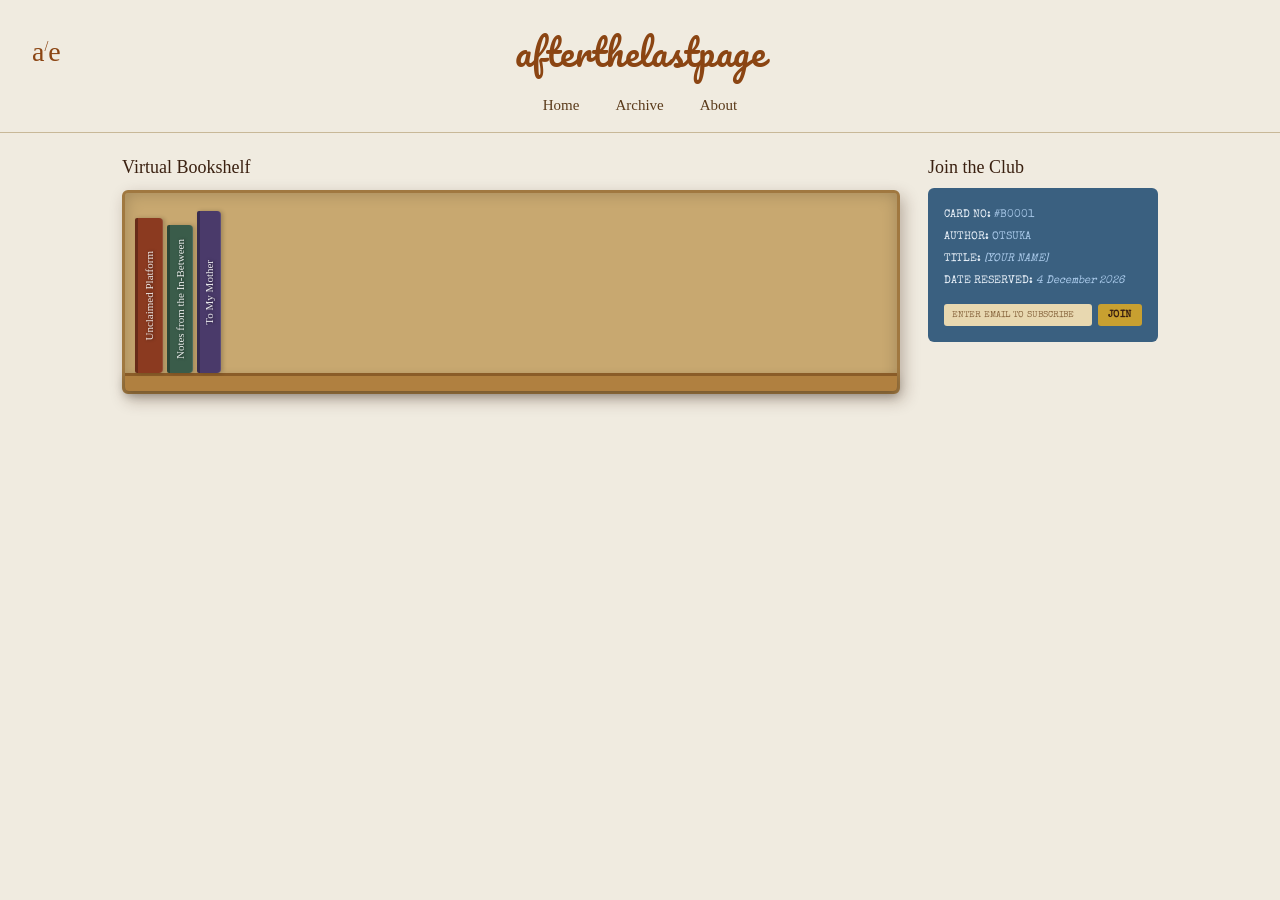
<file: index.html>
<!DOCTYPE html>
<html lang="en">
<head>
  <meta charset="UTF-8"/>
  <meta name="viewport" content="width=device-width, initial-scale=1.0"/>
  <title>afterthelastpage</title>
  <link rel="stylesheet" href="css/style.css"/>
  <link href="https://fonts.googleapis.com/css2?family=Pacifico&family=IM+Fell+English:ital,wght@0,400;0,700;1,400&family=Special+Elite&display=swap" rel="stylesheet"/>
</head>
<body>

  <div class="page-bg">

    <header>
      <div class="monogram">a<sup>/</sup>e</div>
      <h1 class="site-title">afterthelastpage</h1>
    </header>

    <nav>
      <a href="index.html">Home</a>
      <a href="archive.html">Archive</a>
      <a href="about.html">About</a>
    </nav>

    <main>
      <div class="shelf-section">
        <p class="shelf-label">Virtual Bookshelf</p>

        <div class="shelf-wrap">
          <div class="shelf-box">
            <div class="books-row" id="books-row">
              <!-- Books are injected by books.js -->
            </div>
            <div class="shelf-floor"></div>
          </div>
        </div>
      </div>

      <aside class="card-section">
        <p class="card-heading">Join the Club</p>
        <div class="library-card-signup">
          <div class="card-line">CARD NO: <span>#B0001</span></div>
          <div class="card-line">AUTHOR: <span>OTSUKA</span></div>
          <div class="card-line">TITLE: <span class="field">[YOUR NAME]</span></div>
          <div class="card-line">DATE RESERVED: <span class="field" id="today-date"></span></div>
          <div class="card-input-row">
            <input type="email" id="email-input" placeholder="ENTER EMAIL TO SUBSCRIBE" aria-label="email address"/>
            <button onclick="handleJoin()">JOIN</button>
          </div>
          <p class="join-confirm" id="join-confirm" style="display:none;">✓ You're on the list!</p>
        </div>
      </aside>
    </main>

    <!-- Book overlay: front cover -->
    <div class="overlay" id="cover-overlay" style="display:none;" onclick="handleOverlayClick()">
      <div class="book-cover" id="book-cover" onclick="event.stopPropagation()">
        <div class="cover-inner">
          <p class="cover-category" id="cover-category"></p>
          <h2 class="cover-title" id="cover-title"></h2>
          <div class="cover-deco"></div>
          <p class="cover-author">Otsuka</p>
        </div>
        <button class="cover-btn" onclick="showBlurb()">open →</button>
      </div>
    </div>

    <!-- Book overlay: blurb / back cover -->
    <div class="overlay" id="blurb-overlay" style="display:none;" onclick="handleBlurbClick()">
      <div class="book-blurb" id="book-blurb" onclick="event.stopPropagation()">
        <div class="blurb-inner">
  <p class="blurb-category" id="blurb-category"></p>
  <div class="blurb-rule"></div>
  <p class="blurb-text" id="blurb-text"></p>
  <div class="blurb-rule"></div>
  <p class="blurb-author">— Otsuka</p>
</div>
<div class="blurb-actions">
          <button onclick="closeBlurb()">← back</button>
          <a class="blurb-read-btn" id="blurb-read-link" href="#">read →</a>
        </div>
      </div>
    </div>

  </div>

  <script src="js/books.js"></script>
  <script src="js/main.js"></script>
</body>
</html>
</file>
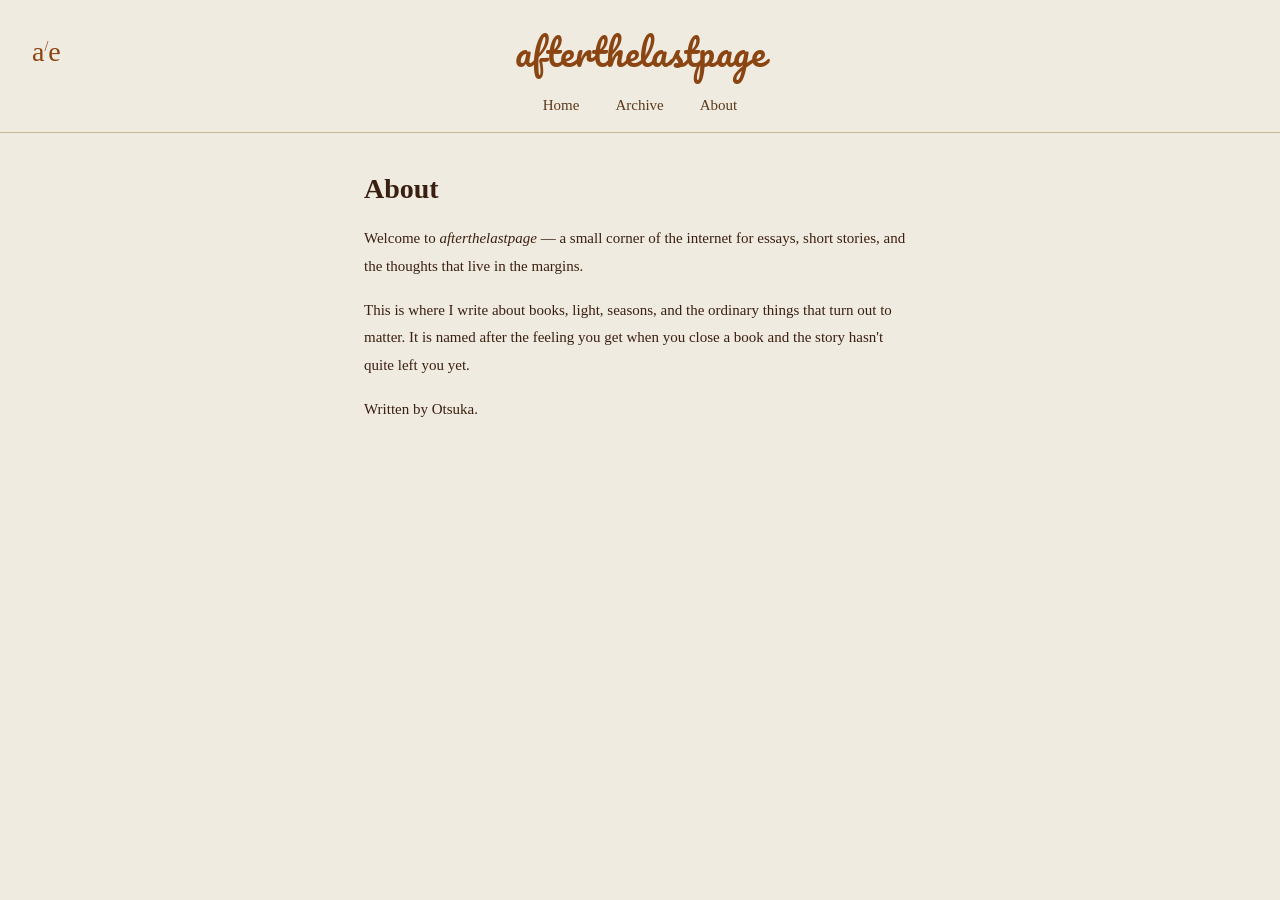
<file: about.html>
<!DOCTYPE html>
<html lang="en">
<head>
  <meta charset="UTF-8"/>
  <meta name="viewport" content="width=device-width, initial-scale=1.0"/>
  <title>About — afterthelastpage</title>
  <link rel="stylesheet" href="css/style.css"/>
  <link href="https://fonts.googleapis.com/css2?family=Pacifico&family=IM+Fell+English:ital,wght@0,400;0,700;1,400&family=Special+Elite&display=swap" rel="stylesheet"/>
</head>
<body>
<div class="page-bg">

  <header>
    <div class="monogram">a<sup>/</sup>e</div>
    <a href="index.html" style="text-decoration:none;"><h1 class="site-title">afterthelastpage</h1></a>
  </header>

  <nav>
    <a href="index.html">Home</a>
    <a href="archive.html">Archive</a>
    <a href="about.html">About</a>
  </nav>

  <div class="simple-page">
    <h2>About</h2>

    <!-- Write whatever you like here -->
    <p>Welcome to <em>afterthelastpage</em> — a small corner of the internet for essays, short stories, and the thoughts that live in the margins.</p>

    <p>This is where I write about books, light, seasons, and the ordinary things that turn out to matter. It is named after the feeling you get when you close a book and the story hasn't quite left you yet.</p>

    <p>Written by Otsuka.</p>
  </div>

</div>
</body>
</html>
</file>
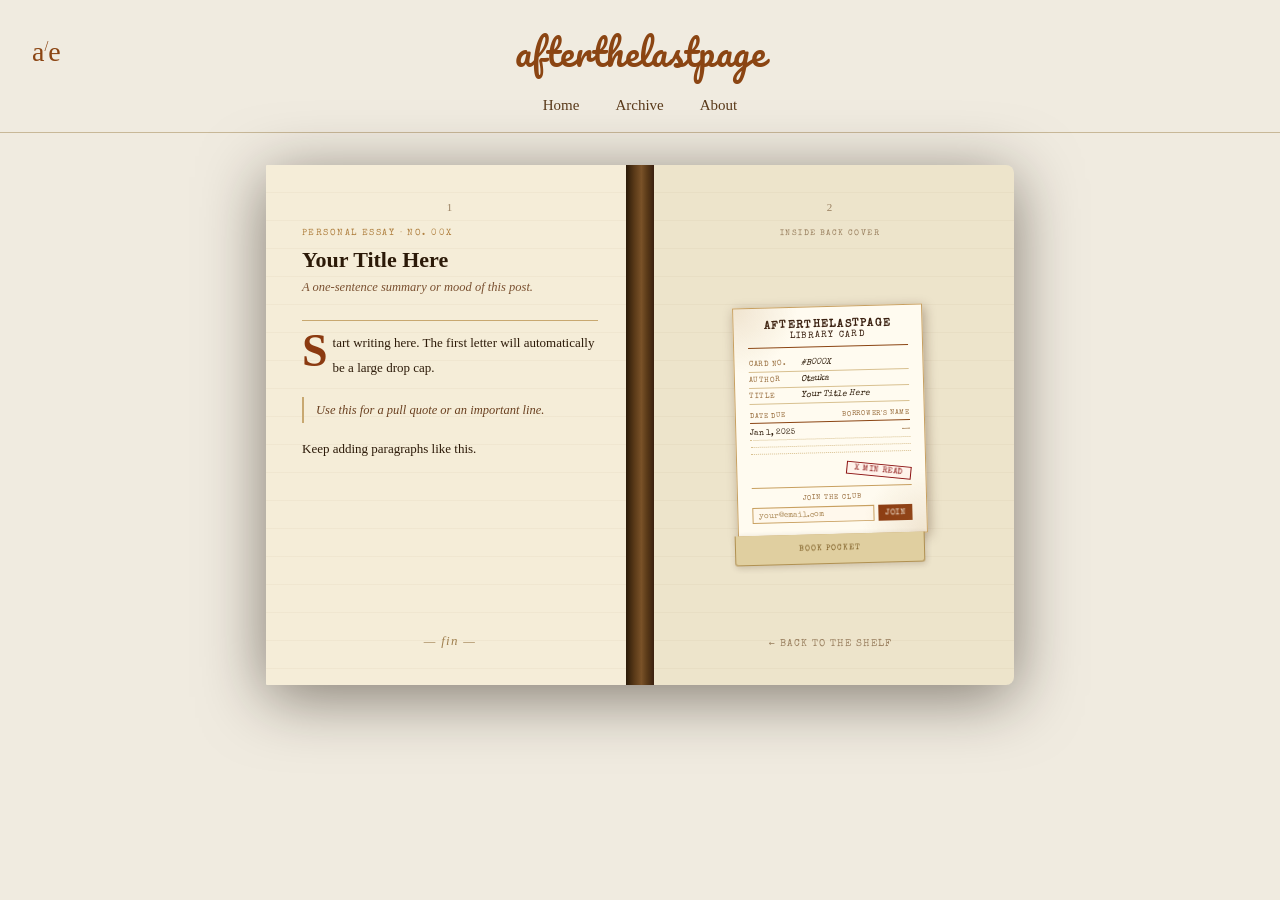
<file: posts/_template.html>
<!DOCTYPE html>
<html lang="en">
<head>
  <meta charset="UTF-8"/>
  <meta name="viewport" content="width=device-width, initial-scale=1.0"/>
  <!-- Change "YOUR TITLE" below -->
  <title>YOUR TITLE — afterthelastpage</title>
  <link rel="stylesheet" href="../css/style.css"/>
  <link href="https://fonts.googleapis.com/css2?family=Pacifico&family=IM+Fell+English:ital,wght@0,400;0,700;1,400&family=Special+Elite&display=swap" rel="stylesheet"/>
</head>
<body>
<div class="page-bg">

  <header>
    <div class="monogram">a<sup>/</sup>e</div>
    <a href="../index.html" style="text-decoration:none;"><h1 class="site-title">afterthelastpage</h1></a>
  </header>

  <nav>
    <a href="../index.html">Home</a>
    <a href="../archive.html">Archive</a>
    <a href="../about.html">About</a>
  </nav>

  <div class="book-spread">

    <div class="page-left">
      <!-- Change page number -->
      <div class="page-num">1</div>

      <!-- Change category, number, title, subtitle -->
      <p class="post-category-label">Personal Essay · No. 00X</p>
      <h1 class="post-h1">Your Title Here</h1>
      <p class="post-subtitle-line">A one-sentence summary or mood of this post.</p>
      <hr class="post-rule"/>

      <!-- YOUR WRITING: replace the example paragraph below -->
      <div class="post-body">
        <p>Start writing here. The first letter will automatically be a large drop cap.</p>

        <blockquote>Use this for a pull quote or an important line.</blockquote>

        <p>Keep adding paragraphs like this.</p>
      </div>

      <p class="post-fin">— fin —</p>
    </div>

    <div class="book-spine-divider"></div>

    <div class="page-right">
      <div class="page-num">2</div>
      <p class="back-cover-label">Inside Back Cover</p>

      <div class="lib-card-wrap">
        <div class="lib-card">
          <div class="lib-card-header">
            <strong>AfterTheLastPage</strong>
            Library Card
          </div>

          <!-- Change card number, title, date, read time -->
          <div class="lib-card-field">
            <span class="lbl">Card No.</span>
            <span class="val">#B000X</span>
          </div>
          <div class="lib-card-field">
            <span class="lbl">Author</span>
            <span class="val">Otsuka</span>
          </div>
          <div class="lib-card-field">
            <span class="lbl">Title</span>
            <span class="val">Your Title Here</span>
          </div>

          <div class="lib-card-table">
            <div class="lib-card-table-head">
              <span>Date Due</span>
              <span>Borrower's Name</span>
            </div>
            <!-- Change the date below -->
            <div class="lib-card-table-row"><span>Jan 1, 2025</span><span style="font-style:italic;color:#9a7040;">—</span></div>
            <div class="lib-card-table-row"><span></span><span></span></div>
            <div class="lib-card-table-row"><span></span><span></span></div>
            <div class="lib-card-table-row"><span></span><span></span></div>
          </div>

          <div class="lib-card-stamp-row">
            <!-- Change read time -->
            <div class="lib-card-stamp">X MIN READ</div>
          </div>

          <div class="lib-card-join">
            <div class="lib-card-join-lbl">Join the Club</div>
            <div class="lib-card-join-row">
              <input type="email" placeholder="your@email.com" aria-label="email"/>
              <button onclick="alert('Coming soon!')">JOIN</button>
            </div>
          </div>
        </div>

        <div class="book-pocket">
          <span>Book Pocket</span>
        </div>
      </div>

      <div class="back-to-shelf">
        <a href="../index.html">← back to the shelf</a>
      </div>
    </div>

  </div>
</div>
</body>
</html>
</file>
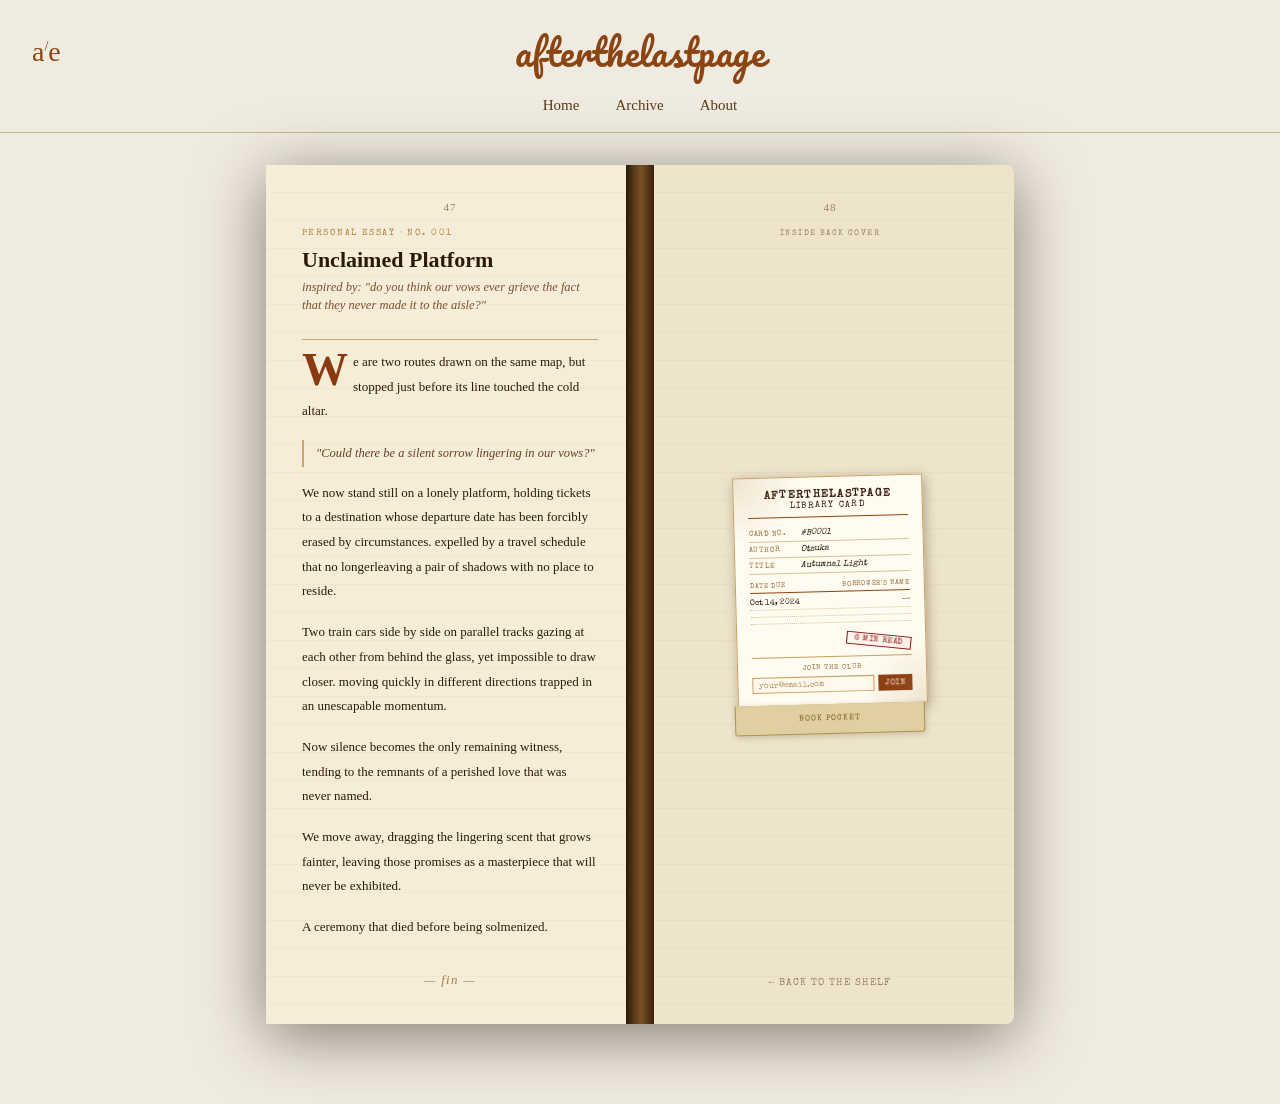
<file: posts/autumnal-light.html>
<!DOCTYPE html>
<html lang="en">
<head>
  <meta charset="UTF-8"/>
  <meta name="viewport" content="width=device-width, initial-scale=1.0"/>
  <title>Unclaimed Platform — afterthelastpage</title>
  <link rel="stylesheet" href="../css/style.css"/>
  <link href="https://fonts.googleapis.com/css2?family=Pacifico&family=IM+Fell+English:ital,wght@0,400;0,700;1,400&family=Special+Elite&display=swap" rel="stylesheet"/>
</head>
<body>
<div class="page-bg">

  <header>
    <div class="monogram">a<sup>/</sup>e</div>
    <a href="../index.html" style="text-decoration:none;"><h1 class="site-title">afterthelastpage</h1></a>
  </header>

  <nav>
    <a href="../index.html">Home</a>
    <a href="../archive.html">Archive</a>
    <a href="../about.html">About</a>
  </nav>

  <!-- OPEN BOOK SPREAD -->
  <div class="book-spread">

    <!-- LEFT PAGE: essay text -->
    <div class="page-left">
      <div class="page-num">47</div>

      <p class="post-category-label">Personal Essay · No. 001</p>
      <h1 class="post-h1">Unclaimed Platform</h1>
      <p class="post-subtitle-line">inspired by: "do you think our vows ever grieve the fact that they never made it to the aisle?"</p>
      <hr class="post-rule"/>

      <!-- =============================================
           YOUR WRITING GOES HERE
           Use <p> for paragraphs
           Use <blockquote> for pull quotes
           ============================================= -->
      <div class="post-body">
        <p>We are two routes drawn on the same map, but stopped just before its line touched the cold altar.</p>

        <blockquote>"Could there be a silent sorrow lingering in our vows?"</blockquote>

        <p>We now stand still on a lonely platform, holding tickets to a destination whose departure date has been forcibly erased by circumstances. expelled by a travel schedule that no longer<em></em>leaving a pair of shadows with no place to reside.</p>

        <p>Two train cars side by side on parallel tracks<semicolon> gazing at each other from behind the glass, yet impossible to draw closer.
        moving quickly in different directions<semicolon></semicolon>
        trapped in an unescapable momentum.</p>

        <p>Now silence becomes the only remaining witness, tending to the remnants of a perished love that was never named.</p>
        <p> We move away,
        dragging the lingering scent that grows fainter,
        leaving those promises as a masterpiece that will never be exhibited.</p>
        
        <p> A ceremony that died before being solmenized.</p>
      </div>
      <!-- END OF YOUR WRITING -->

      <p class="post-fin">— fin —</p>
    </div>

    <!-- SPINE -->
    <div class="book-spine-divider"></div>

    <!-- RIGHT PAGE: inside back cover + library card -->
    <div class="page-right">
      <div class="page-num">48</div>
      <p class="back-cover-label">Inside Back Cover</p>

      <div class="lib-card-wrap">
        <div class="lib-card">
          <div class="lib-card-header">
            <strong>AfterTheLastPage</strong>
            Library Card
          </div>

          <div class="lib-card-field">
            <span class="lbl">Card No.</span>
            <span class="val">#B0001</span>
          </div>
          <div class="lib-card-field">
            <span class="lbl">Author</span>
            <span class="val">Otsuka</span>
          </div>
          <div class="lib-card-field">
            <span class="lbl">Title</span>
            <span class="val">Autumnal Light</span>
          </div>

          <div class="lib-card-table">
            <div class="lib-card-table-head">
              <span>Date Due</span>
              <span>Borrower's Name</span>
            </div>
            <div class="lib-card-table-row"><span>Oct 14, 2024</span><span style="font-style:italic;color:#9a7040;">—</span></div>
            <div class="lib-card-table-row"><span></span><span></span></div>
            <div class="lib-card-table-row"><span></span><span></span></div>
            <div class="lib-card-table-row"><span></span><span></span></div>
          </div>

          <div class="lib-card-stamp-row">
            <div class="lib-card-stamp">6 MIN READ</div>
          </div>

          <div class="lib-card-join">
            <div class="lib-card-join-lbl">Join the Club</div>
            <div class="lib-card-join-row">
              <input type="email" placeholder="your@email.com" aria-label="email"/>
              <button onclick="alert('Coming soon!')">JOIN</button>
            </div>
          </div>
        </div>

        <div class="book-pocket">
          <span>Book Pocket</span>
        </div>
      </div>

      <div class="back-to-shelf">
        <a href="../index.html">← back to the shelf</a>
      </div>
    </div>

  </div>
</div>
</body>
</html>
</file>
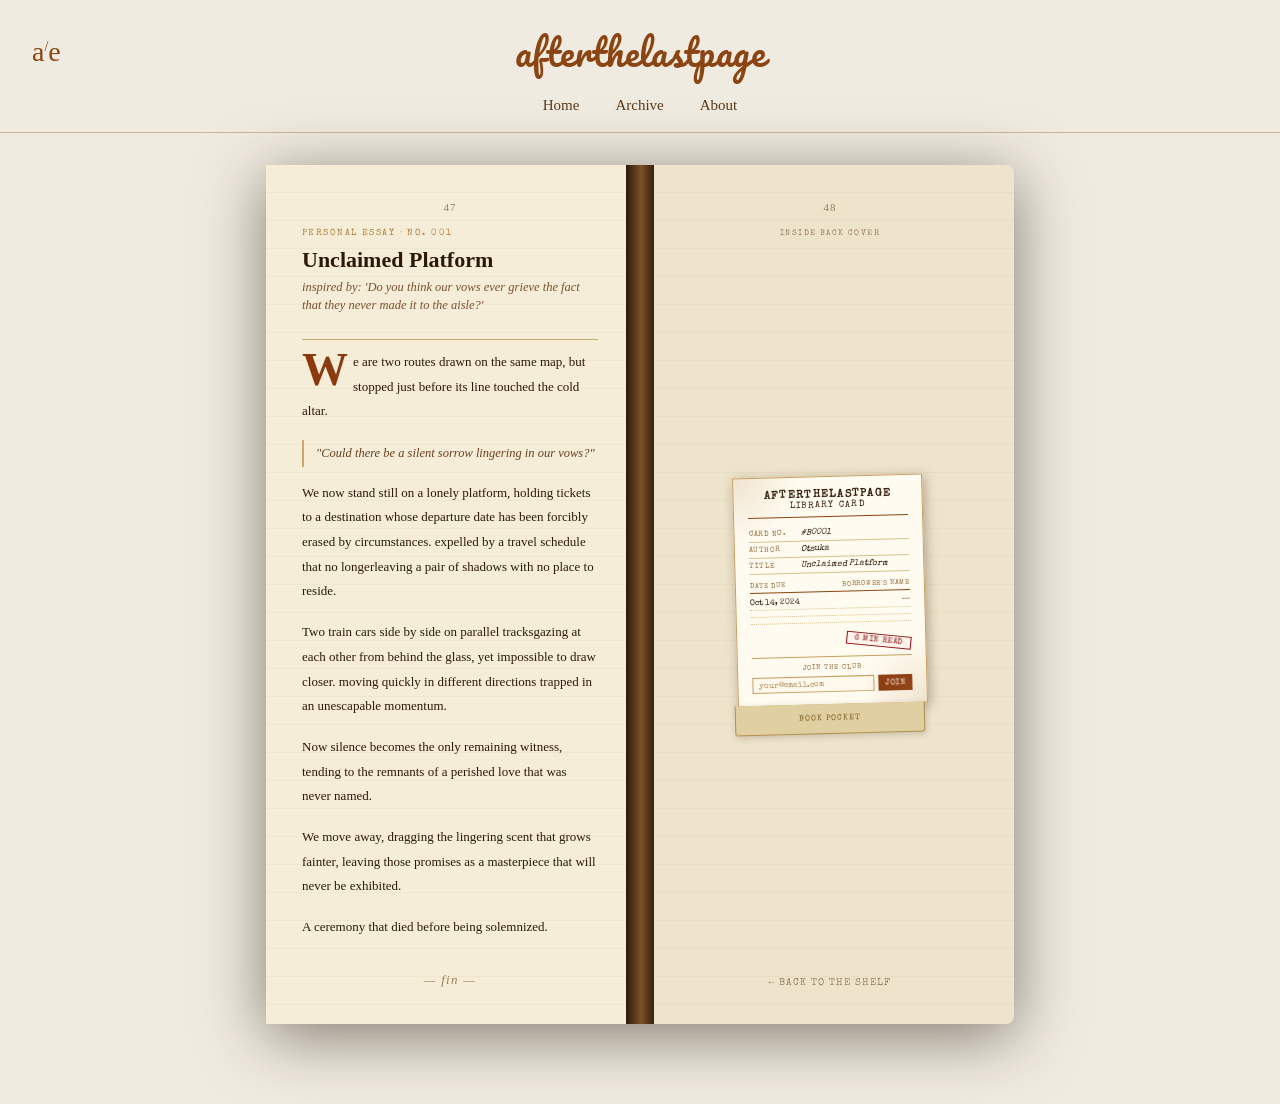
<file: posts/Unclaimed-Platform.html>
<!DOCTYPE html>
<html lang="en">
<head>
  <meta charset="UTF-8"/>
  <meta name="viewport" content="width=device-width, initial-scale=1.0"/>
  <title>Unclaimed Platform — afterthelastpage</title>
  <link rel="stylesheet" href="../css/style.css"/>
  <link href="https://fonts.googleapis.com/css2?family=Pacifico&family=IM+Fell+English:ital,wght@0,400;0,700;1,400&family=Special+Elite&display=swap" rel="stylesheet"/>
</head>
<body>
<div class="page-bg">

  <header>
    <div class="monogram">a<sup>/</sup>e</div>
    <a href="../index.html" style="text-decoration:none;"><h1 class="site-title">afterthelastpage</h1></a>
  </header>

  <nav>
    <a href="../index.html">Home</a>
    <a href="../archive.html">Archive</a>
    <a href="../about.html">About</a>
  </nav>

  <!-- OPEN BOOK SPREAD -->
  <div class="book-spread">

    <!-- LEFT PAGE: essay text -->
    <div class="page-left">
      <div class="page-num">47</div>

      <p class="post-category-label">Personal Essay · No. 001</p>
      <h1 class="post-h1">Unclaimed Platform</h1>
      <p class="post-subtitle-line">inspired by: 'Do you think our vows ever grieve the fact that they never made it to the aisle?'</p>
      <hr class="post-rule"/>

      <!-- =============================================
           YOUR WRITING GOES HERE
           Use <p> for paragraphs
           Use <blockquote> for pull quotes
           ============================================= -->
      <div class="post-body">
        <p>We are two routes drawn on the same map, but stopped just before its line touched the cold altar.</p>

        <blockquote>"Could there be a silent sorrow lingering in our vows?"</blockquote>

        <p>We now stand still on a lonely platform, holding tickets to a destination whose departure date has been forcibly erased by circumstances. expelled by a travel schedule that no longer<em></em>leaving a pair of shadows with no place to reside.</p>

        <p>Two train cars side by side on parallel tracks<semicolon></semicolon>gazing at each other from behind the glass, yet impossible to draw closer.
        moving quickly in different directions<semicolon></semicolon>
        trapped in an unescapable momentum.</p>

        <p>Now silence becomes the only remaining witness, tending to the remnants of a perished love that was never named.</p>
        <p> We move away,
        dragging the lingering scent that grows fainter,
        leaving those promises as a masterpiece that will never be exhibited.</p>
        
        <p> A ceremony that died before being solemnized.</p>
      </div>
      <!-- END OF YOUR WRITING -->

      <p class="post-fin">— fin —</p>
    </div>

    <!-- SPINE -->
    <div class="book-spine-divider"></div>

    <!-- RIGHT PAGE: inside back cover + library card -->
    <div class="page-right">
      <div class="page-num">48</div>
      <p class="back-cover-label">Inside Back Cover</p>

      <div class="lib-card-wrap">
        <div class="lib-card">
          <div class="lib-card-header">
            <strong>AfterTheLastPage</strong>
            Library Card
          </div>

          <div class="lib-card-field">
            <span class="lbl">Card No.</span>
            <span class="val">#B0001</span>
          </div>
          <div class="lib-card-field">
            <span class="lbl">Author</span>
            <span class="val">Otsuka</span>
          </div>
          <div class="lib-card-field">
            <span class="lbl">Title</span>
            <span class="val">Unclaimed Platform</span>
          </div>

          <div class="lib-card-table">
            <div class="lib-card-table-head">
              <span>Date Due</span>
              <span>Borrower's Name</span>
            </div>
            <div class="lib-card-table-row"><span>Oct 14, 2024</span><span style="font-style:italic;color:#9a7040;">—</span></div>
            <div class="lib-card-table-row"><span></span><span></span></div>
            <div class="lib-card-table-row"><span></span><span></span></div>
            <div class="lib-card-table-row"><span></span><span></span></div>
          </div>

          <div class="lib-card-stamp-row">
            <div class="lib-card-stamp">6 MIN READ</div>
          </div>

          <div class="lib-card-join">
            <div class="lib-card-join-lbl">Join the Club</div>
            <div class="lib-card-join-row">
              <input type="email" placeholder="your@email.com" aria-label="email"/>
              <button onclick="alert('Coming soon!')">JOIN</button>
            </div>
          </div>
        </div>

        <div class="book-pocket">
          <span>Book Pocket</span>
        </div>
      </div>

      <div class="back-to-shelf">
        <a href="../index.html">← back to the shelf</a>
      </div>
    </div>

  </div>
</div>
</body>
</html>
</file>
<file: css/style.css>
@import url('https://fonts.googleapis.com/css2?family=Pacifico&family=IM+Fell+English:ital,wght@0,400;0,700;1,400&family=Special+Elite&display=swap');

/* ============================================================
   RESET & BASE
============================================================ */
*, *::before, *::after { box-sizing: border-box; margin: 0; padding: 0; }

body {
  font-family: 'IM Fell English', serif;
  background: #f0ebe0;
}

.page-bg {
  min-height: 100vh;
  background: #f0ebe0;
  background-size: 28px 28px;
  padding-bottom: 48px;
}

/* ============================================================
   HEADER
============================================================ */
header {
  display: flex;
  align-items: center;
  justify-content: center;
  padding: 20px 32px 8px;
  position: relative;
}

.monogram {
  position: absolute;
  left: 32px;
  font-family: 'IM Fell English', serif;
  font-size: 28px;
  color: #8b4513;
  line-height: 1;
}
.monogram sup { font-size: 14px; vertical-align: super; }

.site-title {
  font-family: 'Pacifico', cursive;
  font-size: 36px;
  color: #8b4513;
  font-weight: 400;
  letter-spacing: 0.01em;
}

/* ============================================================
   NAV
============================================================ */
nav {
  display: flex;
  justify-content: center;
  gap: 36px;
  padding: 6px 0 18px;
  border-bottom: 1px solid #c8b898;
  margin-bottom: 24px;
}

nav a {
  font-family: 'IM Fell English', serif;
  font-size: 15px;
  color: #5a3a1a;
  text-decoration: none;
}
nav a:hover { text-decoration: underline; }

/* ============================================================
   MAIN LAYOUT
============================================================ */
main {
  display: flex;
  gap: 28px;
  padding: 0 32px;
  align-items: flex-start;
  max-width: 1100px;
  margin: 0 auto;
}

/* ============================================================
   SHELF
============================================================ */
.shelf-section { flex: 1; }

.shelf-label {
  font-family: 'IM Fell English', serif;
  font-size: 18px;
  color: #3a2010;
  margin-bottom: 12px;
}

.shelf-wrap { position: relative; width: 100%; }

.shelf-box {
  background: #c8a870;
  border-radius: 6px;
  border: 3px solid #a07840;
  padding: 10px 10px 0 10px;
  box-shadow:
    inset 0 -8px 0 #8a5c28,
    inset 0 0 16px rgba(0,0,0,0.2),
    4px 6px 16px rgba(60,30,10,0.3);
}

.books-row {
  display: flex;
  align-items: flex-end;
  gap: 4px;
  min-height: 170px;
  flex-wrap: wrap;
}

.shelf-floor {
  height: 18px;
  background: #b08040;
  border-radius: 0 0 4px 4px;
  margin: 0 -10px;
  border-top: 3px solid #8a5c28;
  box-shadow: 0 4px 10px rgba(0,0,0,0.28);
}

/* ============================================================
   INDIVIDUAL BOOKS
============================================================ */
.book {
  display: flex;
  align-items: center;
  justify-content: center;
  cursor: pointer;
  border-radius: 2px 4px 4px 2px;
  border-left: 3px solid rgba(0,0,0,0.25);
  border-right: 1px solid rgba(255,255,255,0.1);
  position: relative;
  transition: transform 0.18s ease, box-shadow 0.18s ease;
  flex-shrink: 0;
  box-shadow: 2px 0 4px rgba(0,0,0,0.2);
}
.book:hover {
  transform: translateY(-10px);
  box-shadow: 2px 6px 12px rgba(0,0,0,0.35);
}

.book-spine-title {
  writing-mode: vertical-rl;
  text-orientation: mixed;
  transform: rotate(180deg);
  font-family: 'IM Fell English', serif;
  font-size: 11px;
  color: rgba(255,255,255,0.88);
  text-shadow: 0 1px 3px rgba(0,0,0,0.5);
  padding: 8px 2px;
  line-height: 1.2;
  text-align: center;
  pointer-events: none;
  user-select: none;
}

/* ============================================================
   SIGNUP CARD
============================================================ */
.card-section { width: 230px; flex-shrink: 0; }

.card-heading {
  font-family: 'IM Fell English', serif;
  font-size: 18px;
  color: #3a2010;
  margin-bottom: 10px;
}

.library-card-signup {
  background: #3a6080;
  border-radius: 6px;
  padding: 16px;
  font-family: 'Special Elite', monospace;
  color: #e8f0f8;
  font-size: 11px;
  line-height: 2;
}

.card-line span { color: #a8c8e8; }
.card-line .field { font-style: italic; }

.card-input-row {
  display: flex;
  gap: 6px;
  margin-top: 12px;
}
.card-input-row input {
  flex: 1;
  font-family: 'Special Elite', monospace;
  font-size: 9px;
  padding: 6px 8px;
  border: none;
  border-radius: 3px;
  background: #e8d8b0;
  color: #3a2010;
  min-width: 0;
}
.card-input-row input::placeholder { color: #8a6840; }
.card-input-row button {
  font-family: 'Special Elite', monospace;
  font-size: 10px;
  padding: 6px 10px;
  background: #c8a030;
  color: #3a2010;
  border: none;
  border-radius: 3px;
  cursor: pointer;
  letter-spacing: 0.06em;
  font-weight: bold;
}
.card-input-row button:hover { background: #d8b040; }
.join-confirm {
  color: #a8e8b8;
  font-size: 11px;
  margin-top: 8px;
  text-align: center;
}

/* ============================================================
   OVERLAYS
============================================================ */
.overlay {
  position: fixed;
  inset: 0;
  background: rgba(30, 15, 5, 0.75);
  display: flex;
  align-items: center;
  justify-content: center;
  z-index: 100;
  backdrop-filter: blur(3px);
}

/* FRONT COVER */
.book-cover {
  width: 260px;
  min-height: 360px;
  border-radius: 4px 12px 12px 4px;
  border-left: 10px solid rgba(0,0,0,0.3);
  display: flex;
  flex-direction: column;
  align-items: center;
  justify-content: space-between;
  padding: 32px 24px 24px;
  box-shadow:
    -4px 0 12px rgba(0,0,0,0.4),
    6px 8px 24px rgba(0,0,0,0.5);
  position: relative;
  cursor: default;
}
.book-cover::before {
  content: '';
  position: absolute;
  inset: 0;
  border-radius: 4px 12px 12px 4px;
  background: repeating-linear-gradient(
    transparent, transparent 19px, rgba(0,0,0,0.04) 20px
  );
  pointer-events: none;
}

.cover-inner {
  text-align: center;
  flex: 1;
  display: flex;
  flex-direction: column;
  align-items: center;
  justify-content: center;
  gap: 10px;
}
.cover-category {
  font-family: 'Special Elite', monospace;
  font-size: 9px;
  letter-spacing: 0.18em;
  text-transform: uppercase;
  color: rgba(255,255,255,0.65);
}
.cover-title {
  font-family: 'IM Fell English', serif;
  font-size: 26px;
  color: #fff;
  line-height: 1.25;
  text-shadow: 0 2px 8px rgba(0,0,0,0.4);
}
.cover-deco {
  width: 40px;
  height: 1px;
  background: rgba(255,255,255,0.4);
  margin: 4px auto;
}
.cover-author {
  font-family: 'IM Fell English', serif;
  font-style: italic;
  font-size: 14px;
  color: rgba(255,255,255,0.75);
}
.cover-btn {
  font-family: 'Special Elite', monospace;
  font-size: 11px;
  padding: 8px 20px;
  background: rgba(255,255,255,0.15);
  color: #fff;
  border: 1px solid rgba(255,255,255,0.4);
  border-radius: 2px;
  cursor: pointer;
  letter-spacing: 0.1em;
  transition: background 0.15s;
  margin-top: 8px;
}
.cover-btn:hover { background: rgba(255,255,255,0.28); }

/* BLURB / BACK COVER — mirrored front cover */
.book-blurb {
  width: 260px;
  min-height: 370px;
  border-radius: 12px 4px 4px 12px;
  border-right: 10px solid rgba(0,0,0,0.3);
  display: flex;
  flex-direction: column;
  align-items: center;
  justify-content: space-between;
  padding: 32px 24px 24px;
  position: relative;
  overflow: hidden;
  box-shadow: 4px 0 12px rgba(0,0,0,0.5), -6px 8px 28px rgba(0,0,0,0.6);
  cursor: default;
}
.book-blurb::before {
  content: '';
  position: absolute; inset: 0;
  border-radius: 12px 4px 4px 12px;
  background: repeating-linear-gradient(transparent, transparent 19px, rgba(0,0,0,0.04) 20px);
  pointer-events: none;
}
.blurb-inner {
  position: relative; z-index: 1;
  display: flex; flex-direction: column;
  align-items: center; text-align: center;
  flex: 1; gap: 12px; justify-content: center;
}
.blurb-category {
  font-family: 'Special Elite', monospace;
  font-size: 9px; letter-spacing: 0.18em; text-transform: uppercase;
  color: rgba(255,220,160,0.65);
}
.blurb-rule {
  width: 40px; height: 1px;
  background: rgba(255,255,255,0.3);
}
.blurb-text {
  font-family: 'IM Fell English', serif;
  font-style: italic; font-size: 15px;
  color: rgba(255,245,225,0.95);
  line-height: 1.8;
}
.blurb-author {
  font-family: 'IM Fell English', serif;
  font-style: italic; font-size: 13px;
  color: rgba(255,220,160,0.7);
}
.blurb-actions {
  display: flex; justify-content: space-between;
  width: 100%; position: relative; z-index: 1; margin-top: 16px;
}
.blurb-actions button {
  font-family: 'Special Elite', monospace; font-size: 10px;
  padding: 7px 14px;
  background: rgba(255,255,255,0.08);
  color: rgba(255,245,225,0.7);
  border: 1px solid rgba(255,255,255,0.2);
  border-radius: 2px; cursor: pointer; letter-spacing: 0.08em;
}
.blurb-actions button:hover { background: rgba(255,255,255,0.15); }
.blurb-read-btn {
  font-family: 'Special Elite', monospace; font-size: 10px;
  padding: 7px 18px;
  background: rgba(255,220,160,0.15);
  color: rgba(255,245,225,0.95);
  border: 1px solid rgba(255,220,160,0.4);
  border-radius: 2px; text-decoration: none; letter-spacing: 0.08em;
}
.blurb-read-btn:hover { background: rgba(255,220,160,0.25); }

/* ============================================================
   POST PAGE (open book layout)
============================================================ */
.book-spread {
  display: flex;
  max-width: 780px;
  margin: 32px auto;
  padding: 0 16px;
  min-height: 520px;
  filter: drop-shadow(0 12px 32px rgba(20,10,0,0.5));
}

.page-left {
  flex: 1;
  background: #f5edd8;
  border-radius: 1px 0 0 1px;
  padding: 36px 28px 36px 36px;
  position: relative;
  display: flex;
  flex-direction: column;
  overflow: hidden;
}
.page-left::before {
  content: '';
  position: absolute;
  inset: 0;
  background: repeating-linear-gradient(transparent, transparent 27px, rgba(160,130,90,0.12) 28px);
  pointer-events: none;
}

.page-right {
  flex: 1;
  background: #ede4cb;
  border-radius: 0 8px 8px 0;
  padding: 36px 36px 36px 28px;
  display: flex;
  flex-direction: column;
  position: relative;
  overflow: hidden;
}
.page-right::before {
  content: '';
  position: absolute;
  inset: 0;
  background: repeating-linear-gradient(transparent, transparent 27px, rgba(140,110,70,0.1) 28px);
  pointer-events: none;
}

.book-spine-divider {
  width: 28px;
  flex-shrink: 0;
  background: linear-gradient(to right, #2a1a08 0%, #5a3a18 30%, #7a5228 55%, #5a3a18 75%, #3a2010 100%);
  position: relative;
  z-index: 2;
}

.page-num {
  font-family: 'IM Fell English', serif;
  font-size: 11px;
  color: #9a8060;
  text-align: center;
  margin-bottom: 16px;
  letter-spacing: 0.1em;
  position: relative;
  z-index: 1;
}

.post-category-label {
  font-family: 'Special Elite', monospace;
  font-size: 9px;
  letter-spacing: 0.16em;
  text-transform: uppercase;
  color: #b08040;
  margin-bottom: 8px;
  position: relative;
  z-index: 1;
}
.post-h1 {
  font-family: 'IM Fell English', serif;
  font-size: 22px;
  color: #2c1a08;
  line-height: 1.25;
  margin-bottom: 4px;
  position: relative;
  z-index: 1;
}
.post-subtitle-line {
  font-family: 'IM Fell English', serif;
  font-style: italic;
  font-size: 12.5px;
  color: #7a5030;
  line-height: 1.5;
  margin-bottom: 14px;
  position: relative;
  z-index: 1;
}
.post-rule { border: none; border-top: 1px solid #c8a870; margin: 10px 0; position: relative; z-index: 1; }

.post-body {
  font-family: 'IM Fell English', serif;
  font-size: 13px;
  color: #2c1a08;
  line-height: 1.9;
  flex: 1;
  position: relative;
  z-index: 1;
}
.post-body p { margin-bottom: 1rem; }
.post-body p:first-child::first-letter {
  font-size: 46px;
  line-height: 0.75;
  float: left;
  margin: 3px 5px 0 0;
  color: #8b3a10;
  font-family: 'IM Fell English', serif;
  font-weight: 700;
}
.post-body blockquote {
  border-left: 2px solid #c8a870;
  padding: 3px 0 3px 12px;
  margin: 14px 0;
  font-style: italic;
  font-size: 12.5px;
  color: #6a4020;
  line-height: 1.65;
}

.post-fin {
  text-align: center;
  font-family: 'IM Fell English', serif;
  font-style: italic;
  font-size: 13px;
  color: #a08050;
  margin-top: auto;
  padding-top: 16px;
  letter-spacing: 0.1em;
  position: relative;
  z-index: 1;
}

/* LIBRARY CARD on right page */
.back-cover-label {
  font-family: 'Special Elite', monospace;
  font-size: 8px;
  letter-spacing: 0.18em;
  text-transform: uppercase;
  color: #9a8060;
  text-align: center;
  margin-bottom: 14px;
  position: relative;
  z-index: 1;
}

.lib-card-wrap {
  flex: 1;
  display: flex;
  flex-direction: column;
  align-items: center;
  justify-content: center;
  position: relative;
  z-index: 1;
}

.lib-card {
  width: 190px;
  background: #fffbf0;
  border: 1px solid #c8a060;
  padding: 12px 14px;
  font-family: 'Special Elite', monospace;
  transform: rotate(-1.5deg);
  box-shadow: 2px 3px 12px rgba(60,30,10,0.35);
  position: relative;
}
.lib-card::before {
  content: '';
  position: absolute;
  inset: 0;
  background:
    radial-gradient(circle at 0% 0%, rgba(180,140,80,0.2) 0%, transparent 22%),
    radial-gradient(circle at 100% 100%, rgba(180,140,80,0.2) 0%, transparent 22%);
  pointer-events: none;
}

.lib-card-header {
  text-align: center;
  font-size: 9px;
  letter-spacing: 0.14em;
  color: #3a2010;
  border-bottom: 1.5px solid #8b4513;
  padding-bottom: 6px;
  margin-bottom: 8px;
  text-transform: uppercase;
}
.lib-card-header strong { display: block; font-size: 11px; margin-bottom: 1px; }

.lib-card-field {
  display: flex;
  border-bottom: 0.5px solid #d8c090;
  padding: 3px 0;
  font-size: 8.5px;
}
.lib-card-field .lbl { color: #9a7040; width: 52px; flex-shrink: 0; text-transform: uppercase; font-size: 7.5px; padding-top: 1px; letter-spacing: 0.06em; }
.lib-card-field .val { color: #2c1a08; font-style: italic; flex: 1; }

.lib-card-table { margin-top: 8px; }
.lib-card-table-head {
  display: flex;
  justify-content: space-between;
  font-size: 7px;
  letter-spacing: 0.1em;
  text-transform: uppercase;
  color: #9a7040;
  border-bottom: 1px solid #8b4513;
  padding-bottom: 3px;
  margin-bottom: 2px;
}
.lib-card-table-row {
  display: flex;
  justify-content: space-between;
  font-size: 8px;
  color: #2c1a08;
  border-bottom: 0.5px dotted #d8c090;
  padding: 3px 0;
}
.lib-card-table-row:last-child { border-bottom: none; }

.lib-card-stamp-row { display: flex; justify-content: flex-end; margin-top: 6px; }
.lib-card-stamp {
  border: 1.5px solid #8b1010;
  color: #8b1010;
  font-size: 7.5px;
  padding: 2px 7px;
  transform: rotate(7deg);
  letter-spacing: 0.08em;
  background: rgba(255,220,220,0.25);
}

.lib-card-join {
  margin-top: 8px;
  border-top: 1px solid #c8a060;
  padding-top: 7px;
}
.lib-card-join-lbl {
  font-size: 7px;
  letter-spacing: 0.12em;
  text-transform: uppercase;
  color: #9a7040;
  text-align: center;
  margin-bottom: 5px;
}
.lib-card-join-row { display: flex; gap: 4px; }
.lib-card-join-row input {
  flex: 1;
  font-family: 'Special Elite', monospace;
  font-size: 8px;
  padding: 3px 5px;
  border: 1px solid #c8a060;
  background: #fff8ec;
  color: #2c1a08;
  min-width: 0;
}
.lib-card-join-row input::placeholder { color: #b09060; }
.lib-card-join-row button {
  font-family: 'Special Elite', monospace;
  font-size: 7.5px;
  padding: 3px 7px;
  background: #8b3a10;
  color: #fff8ec;
  border: none;
  cursor: pointer;
  letter-spacing: 0.06em;
}
.lib-card-join-row button:hover { background: #a04a18; }

.book-pocket {
  width: 190px;
  height: 30px;
  background: #e0cfa0;
  border: 1px solid #b09050;
  border-top: none;
  border-radius: 0 0 3px 3px;
  display: flex;
  align-items: center;
  justify-content: center;
  transform: rotate(-1.5deg);
  margin-top: -1px;
  box-shadow: 1px 2px 6px rgba(60,30,10,0.2);
}
.book-pocket span {
  font-family: 'Special Elite', monospace;
  font-size: 7.5px;
  letter-spacing: 0.14em;
  text-transform: uppercase;
  color: #7a5a20;
}

.back-to-shelf {
  text-align: center;
  margin-top: 18px;
  font-family: 'Special Elite', monospace;
  font-size: 10px;
  color: #9a8060;
  letter-spacing: 0.1em;
  text-transform: uppercase;
  position: relative;
  z-index: 1;
}
.back-to-shelf a {
  color: #9a8060;
  text-decoration: none;
}
.back-to-shelf a:hover { color: #5a3a10; }

/* ============================================================
   ARCHIVE & ABOUT PAGES
============================================================ */
.simple-page {
  max-width: 600px;
  margin: 40px auto;
  padding: 0 24px;
}
.simple-page h2 {
  font-family: 'IM Fell English', serif;
  font-size: 28px;
  color: #3a2010;
  margin-bottom: 20px;
}
.simple-page p {
  font-family: 'IM Fell English', serif;
  font-size: 15px;
  color: #3a2010;
  line-height: 1.85;
  margin-bottom: 1rem;
}

.archive-list { list-style: none; }
.archive-list li {
  border-bottom: 1px dashed #c8a870;
  padding: 12px 0;
  display: flex;
  justify-content: space-between;
  align-items: baseline;
  gap: 12px;
}
.archive-list a {
  font-family: 'IM Fell English', serif;
  font-size: 16px;
  color: #3a2010;
  text-decoration: none;
}
.archive-list a:hover { text-decoration: underline; }
.archive-list .arch-meta {
  font-family: 'Special Elite', monospace;
  font-size: 10px;
  color: #9a7040;
  white-space: nowrap;
  letter-spacing: 0.06em;
}

/* ============================================================
   RESPONSIVE
============================================================ */
@media (max-width: 700px) {
  main { flex-direction: column; padding: 0 16px; }
  .card-section { width: 100%; }
  .book-spread { flex-direction: column; }
  .page-left, .page-right { border-radius: 4px; }
  .book-spine-divider { width: 100%; height: 14px; }
  header { padding: 16px 16px 8px; }
  .monogram { left: 16px; }
  .site-title { font-size: 26px; }
}
</file>
